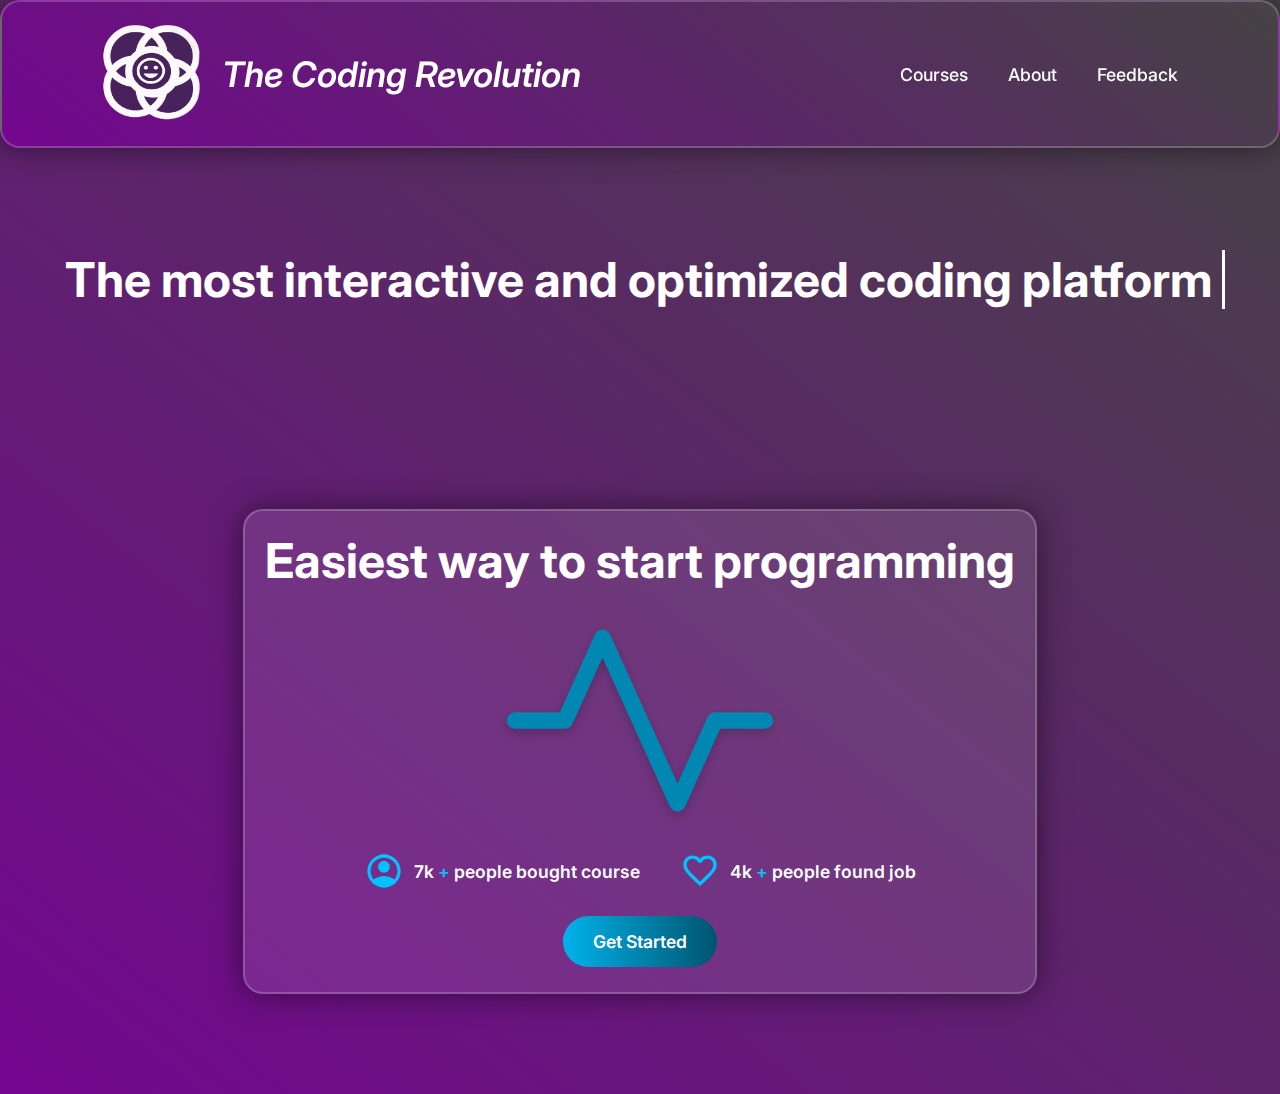
<file: index.html>
<!DOCTYPE html>
<html lang="en">
<head>
    <meta charset="UTF-8">
    <meta name="viewport" content="width=device-width, initial-scale=1.0">
    <title>The Coding Revolution</title>
    <link rel="stylesheet" href="./assets/styles/style.css">
</head>
<body>
    <header>
        <div class="header__logo">
            <a href="./index.html"><img src="./assets/img/logo.png" alt="Logo"></a>
            <h2 class="logo"><a href="./index.html" class="link">The Coding Revolution</a></h2>
        </div>
        <nav class="navigation">
            <a href="./courses.html">Courses</a>
            <a href="#">About</a>
            <a href="#">Feedback</a>
        </nav>
        <div class="burger-icon" onclick="toggleMenu()">
            <span></span>
            <span></span>
            <span></span>
        </div>
        <nav class="burger-menu">
            <a href="./courses.html">Courses</a>
            <a href="#">About</a>
            <a href="#">Feedback</a>
        </nav>
    </header> 

    <main class="main">
        
        <h1 class="my-box main-title typing">The most interactive and optimized coding platform</h1>

        <section class="main-content">
            <h2 class="main-title">Easiest way to start programming</h2>
            <img src="./assets/img/activity.svg" alt="Activity Icon" class="activity-image">
            <div class="stats">
                <div class="stat-item">
                    <img src="./assets/img/account_circle.svg" alt="Account Circle Icon" class="stat-icon">
                    <p class="stat-text">7k <span class="blue_plus">+</span> people bought course</p>
                </div>
                <div class="stat-item">
                    <img src="./assets/img/favorite.svg" alt="Favorite Icon" class="stat-icon">
                    <p class="stat-text">4k <span class="blue_plus">+</span> people found job</p>
                </div>
            </div>
            <div id="btn" class=""><a href="./courses.html" class="main-button link">Get Started</a></div>
        </section>
    </main>

    <script src="./assets/scripts/script.js" defer></script>
</body>
</html>
</file>
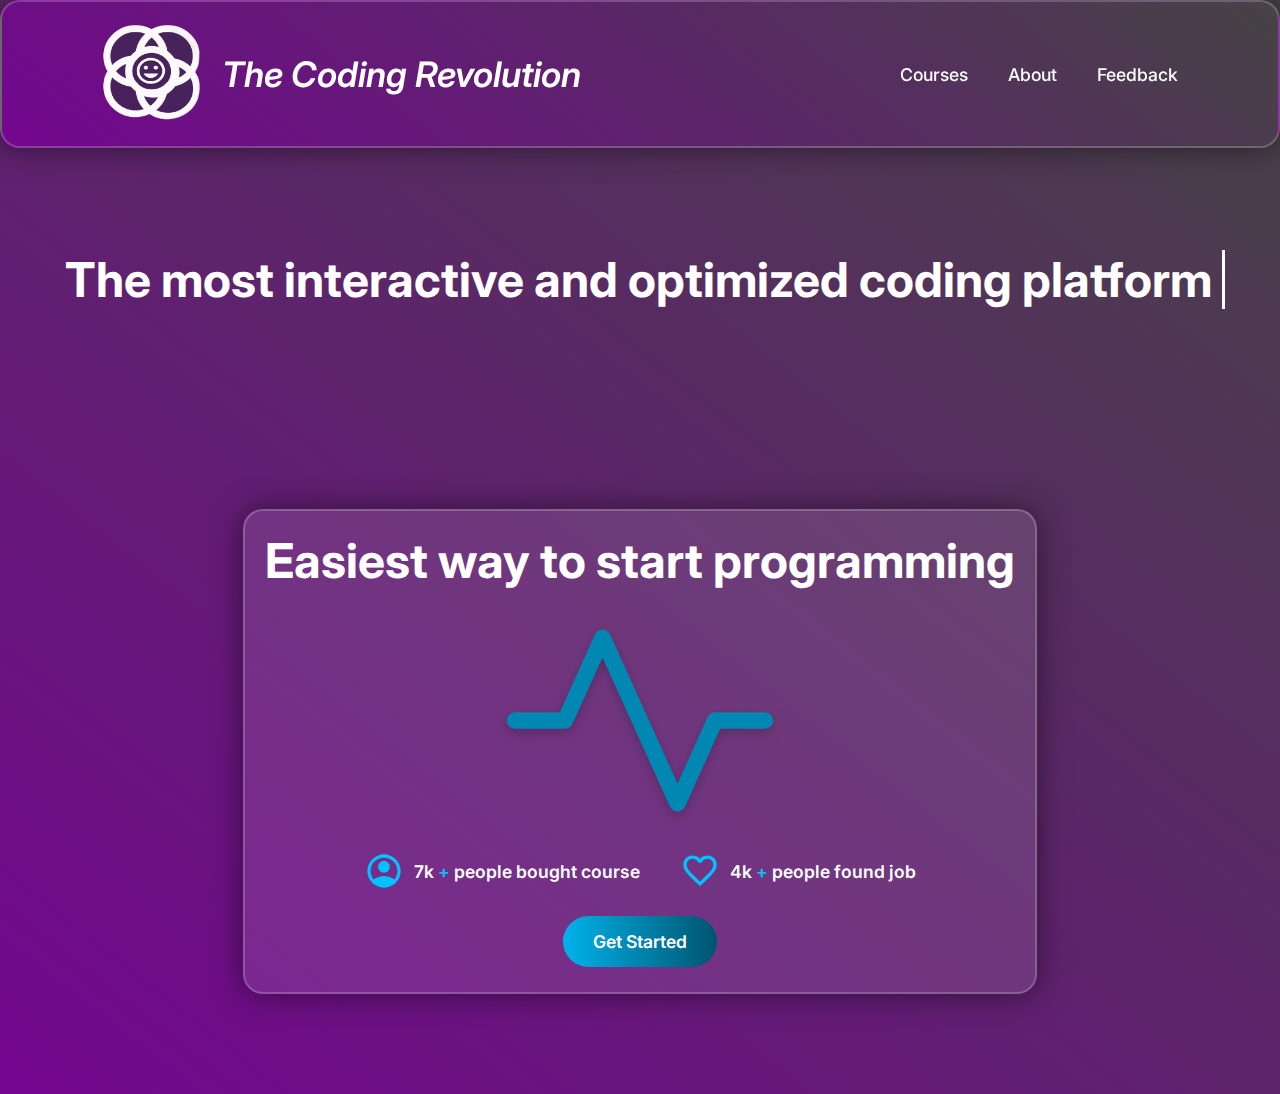
<file: source/index.html>
<!DOCTYPE html>
<html lang="en">
<head>
    <meta charset="UTF-8">
    <meta name="viewport" content="width=device-width, initial-scale=1.0">
    <title>The Coding Revolution</title>
    <link rel="stylesheet" href="./assets/styles/style.css">
</head>
<body>
    <header>
        <div class="header__logo">
            <a href="./index.html"><img src="./assets/img/logo.png" alt="Logo"></a>
            <h2 class="logo"><a href="./index.html" class="link">The Coding Revolution</a></h2>
        </div>
        <nav class="navigation">
            <a href="./courses.html">Courses</a>
            <a href="./about.html">About</a>
            <a href="./feedback.html">Feedback</a>
        </nav>
        <div class="burger-icon" onclick="toggleMenu()">
            <span></span>
            <span></span>
            <span></span>
        </div>
        <nav class="burger-menu">
            <a href="./courses.html">Courses</a>
            <a href="./about.html">About</a>
            <a href="./feedback.html">Feedback</a>
        </nav>
    </header> 

    <main class="main">
        
        <h1 class="my-box main-title typing">The most interactive and optimized coding platform</h1>

        <section class="main-content">
            <h2 class="main-title">Easiest way to start programming</h2>
            <img src="./assets/img/activity.svg" alt="Activity Icon" class="activity-image">
            <div class="stats">
                <div class="stat-item">
                    <img src="./assets/img/account_circle.svg" alt="Account Circle Icon" class="stat-icon">
                    <p class="stat-text">7k <span class="blue_plus">+</span> people bought course</p>
                </div>
                <div class="stat-item">
                    <img src="./assets/img/favorite.svg" alt="Favorite Icon" class="stat-icon">
                    <p class="stat-text">4k <span class="blue_plus">+</span> people found job</p>
                </div>
            </div>
            <div id="btn" class=""><a href="./courses.html" class="main-button link">Get Started</a></div>
        </section>
    </main>

    <script src="./assets/scripts/script.js" defer></script>
</body>
</html>
</file>
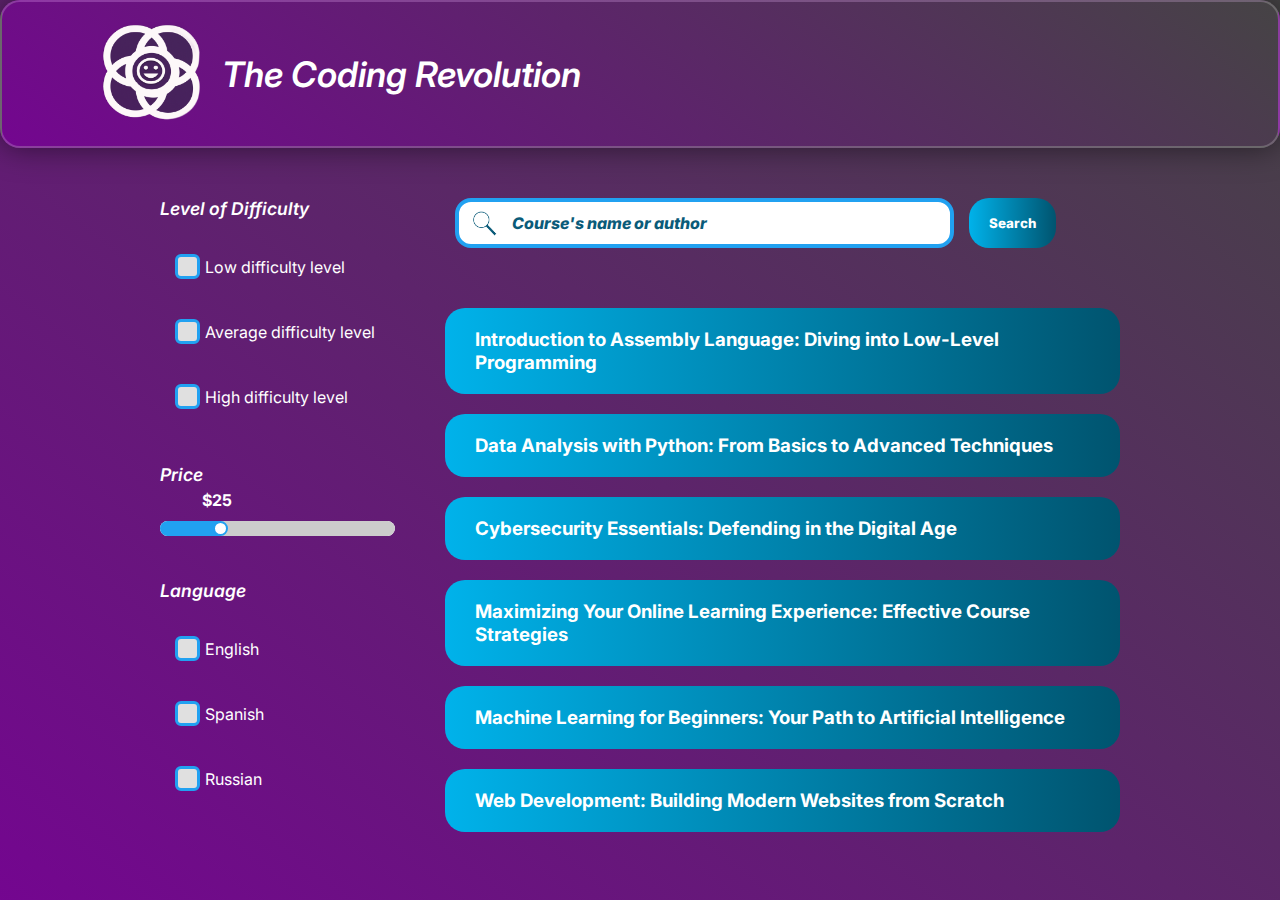
<file: courses.html>
<!DOCTYPE html>
<html lang="en">
<head>
    <meta charset="UTF-8">
    <meta name="viewport" content="width=device-width, initial-scale=1.0">
    <title>Courses</title>
    <link rel="stylesheet" href="./assets/styles/courses.css">
    <link rel="stylesheet" href="./assets/styles/responsive-courses.css">
</head>
<body>

    <header>
        <div class="header__logo">
            <a href="./index.html"><img src="./assets/img/logo.png" alt="Logo" width="100" height="100"></a>
            <h2 class="logo" id="text-logo"><a href="./index.html" class="link">The Coding Revolution</a></h2>
        </div>
        <div class="burger-menu" id="burgerMenu">
            <div class="menu-btn" id="menu-btn">
                <div>
                    <div></div>
                    <div></div>
                    <div></div>
                </div>
            </div>
        </div>
    </header>
    <div class="container">

        <main>
            <aside class="sidebar" id="sidebar">
                <div class="block-aside">
                    <h2>Level of Difficulty</h2>
                    <ul>
                        <li>
                            <input type="checkbox" id="low-difficulty">
                            <label for="low-difficulty">Low difficulty level</label>
                        </li>
                        <li>
                            <input type="checkbox" id="average-difficulty">
                            <label for="average-difficulty">Average difficulty level</label>
                        </li>
                        <li>
                            <input type="checkbox" id="high-difficulty">
                            <label for="high-difficulty">High difficulty level</label>
                        </li>
                    </ul>
                </div>

                <div class="block-aside">
                    <h2 id="price-text">Price</h2>
                    <div class="slider-container">
                        <div id="sliderValue" class="slider-value">$1400</div>
                        <input type="range" min="1" max="100" value="25" class="slider" id="mySlider">
                    </div>
                </div>

                <div class="block-aside">
                    <h2>Language</h2>
                    <ul>
                        <li>
                            <input type="checkbox" id="language-english">
                            <label for="language-english">English</label>
                        </li>
                        <li>
                            <input type="checkbox" id="language-spanish">
                            <label for="language-spanish">Spanish</label>
                        </li>
                        <li>
                            <input type="checkbox" id="language-russian">
                            <label for="language-russian">Russian</label>
                        </li>
                    </ul>
                </div>
            </aside>

            <div class="overlay" id="overlay"></div>

            <section class="main-section">
                <div class="search">
                    <div>
                        <img src="./assets/img/search.png" alt="Поиск" class="img-search">
                        <input type="text" placeholder="Course's name or author" class="search-input">
                    </div>
                    <button class="btn">Search</button>
                </div>

                <div class="block-courses">
                    <div><h3>Introduction to Assembly Language: Diving into Low-Level Programming</h3></div>
                    <div><h3>Data Analysis with Python: From Basics to Advanced Techniques</h3></div>
                    <div><h3>Cybersecurity Essentials: Defending in the Digital Age</h3></div>
                    <div><h3>Maximizing Your Online Learning Experience: Effective Course Strategies</h3></div>
                    <div><h3>Machine Learning for Beginners: Your Path to Artificial Intelligence</h3></div>
                    <div><h3>Web Development: Building Modern Websites from Scratch</h3></div>
                </div>
            </section>

        </main>

    </div>
    <script src="./assets/scripts/script-courses.js"></script> 
</body>
</html>
</file>
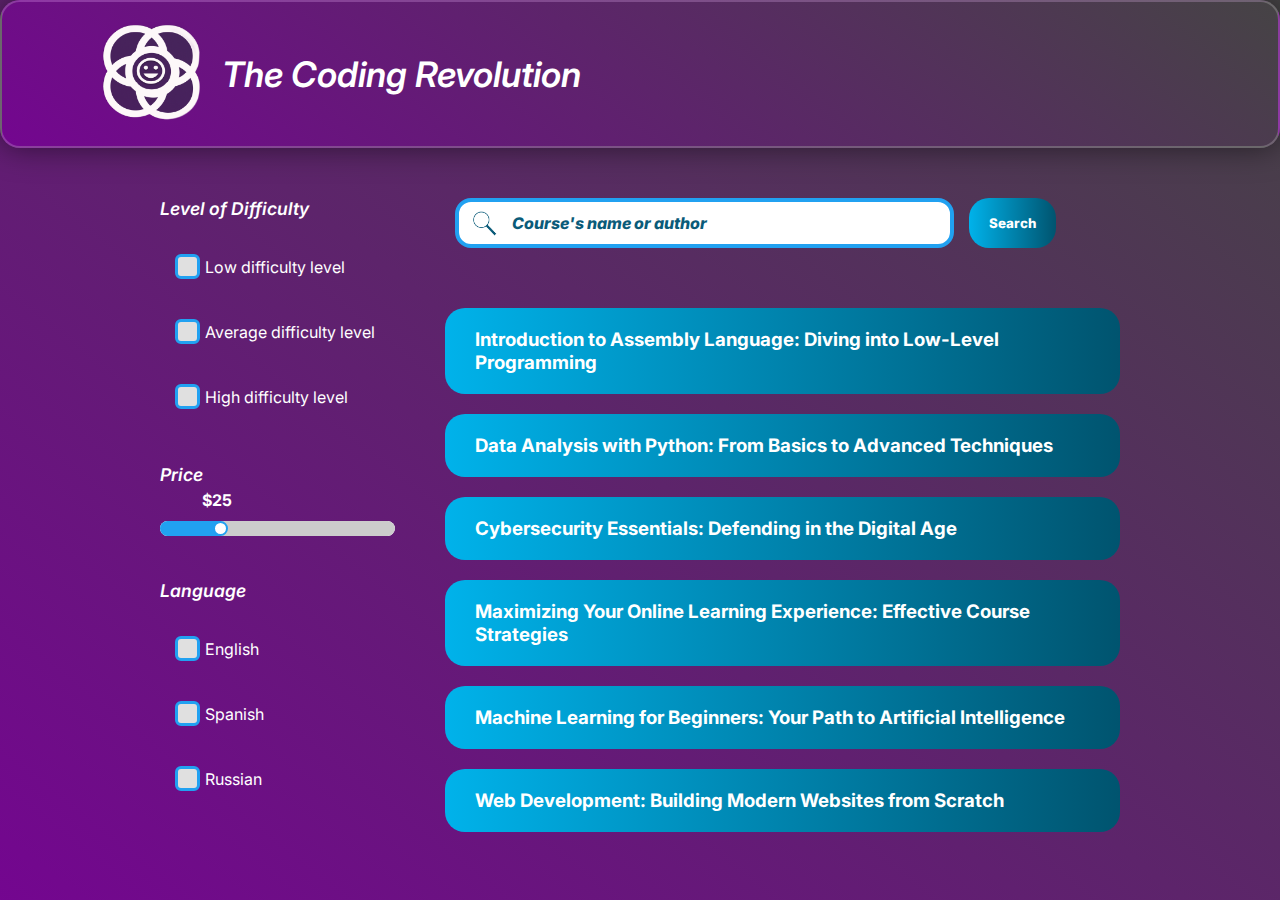
<file: source/courses.html>
<!DOCTYPE html>
<html lang="en">
<head>
    <meta charset="UTF-8">
    <meta name="viewport" content="width=device-width, initial-scale=1.0">
    <title>Courses</title>
    <link rel="stylesheet" href="./assets/styles/courses.css">
    <link rel="stylesheet" href="./assets/styles/responsive-courses.css">
</head>
<body>

    <header>
        <div class="header__logo">
            <a href="./index.html"><img src="./assets/img/logo.png" alt="Logo" width="100" height="100"></a>
            <h2 class="logo" id="text-logo"><a href="./index.html" class="link">The Coding Revolution</a></h2>
        </div>
        <div class="burger-menu" id="burgerMenu">
            <div class="menu-btn" id="menu-btn">
                <div>
                    <div></div>
                    <div></div>
                    <div></div>
                </div>
            </div>
        </div>
    </header>
    <div class="container">

        <main>
            <aside class="sidebar" id="sidebar">
                <div class="block-aside">
                    <h2>Level of Difficulty</h2>
                    <ul>
                        <li>
                            <input type="checkbox" id="low-difficulty">
                            <label for="low-difficulty">Low difficulty level</label>
                        </li>
                        <li>
                            <input type="checkbox" id="average-difficulty">
                            <label for="average-difficulty">Average difficulty level</label>
                        </li>
                        <li>
                            <input type="checkbox" id="high-difficulty">
                            <label for="high-difficulty">High difficulty level</label>
                        </li>
                    </ul>
                </div>

                <div class="block-aside">
                    <h2 id="price-text">Price</h2>
                    <div class="slider-container">
                        <div id="sliderValue" class="slider-value">$1400</div>
                        <input type="range" min="1" max="100" value="25" class="slider" id="mySlider">
                    </div>
                </div>

                <div class="block-aside">
                    <h2>Language</h2>
                    <ul>
                        <li>
                            <input type="checkbox" id="language-english">
                            <label for="language-english">English</label>
                        </li>
                        <li>
                            <input type="checkbox" id="language-spanish">
                            <label for="language-spanish">Spanish</label>
                        </li>
                        <li>
                            <input type="checkbox" id="language-russian">
                            <label for="language-russian">Russian</label>
                        </li>
                    </ul>
                </div>
            </aside>

            <div class="overlay" id="overlay"></div>

            <section class="main-section">
                <div class="search">
                    <div>
                        <img src="./assets/img/search.png" alt="Поиск" class="img-search">
                        <input type="text" placeholder="Course's name or author" class="search-input">
                    </div>
                    <button class="btn">Search</button>
                </div>

                <div class="block-courses">
                    <div><h3>Introduction to Assembly Language: Diving into Low-Level Programming</h3></div>
                    <div><h3>Data Analysis with Python: From Basics to Advanced Techniques</h3></div>
                    <div><h3>Cybersecurity Essentials: Defending in the Digital Age</h3></div>
                    <div><h3>Maximizing Your Online Learning Experience: Effective Course Strategies</h3></div>
                    <div><h3>Machine Learning for Beginners: Your Path to Artificial Intelligence</h3></div>
                    <div><h3>Web Development: Building Modern Websites from Scratch</h3></div>
                </div>
            </section>

        </main>

    </div>
    <script src="./assets/scripts/script-courses.js"></script> 
</body>
</html>
</file>
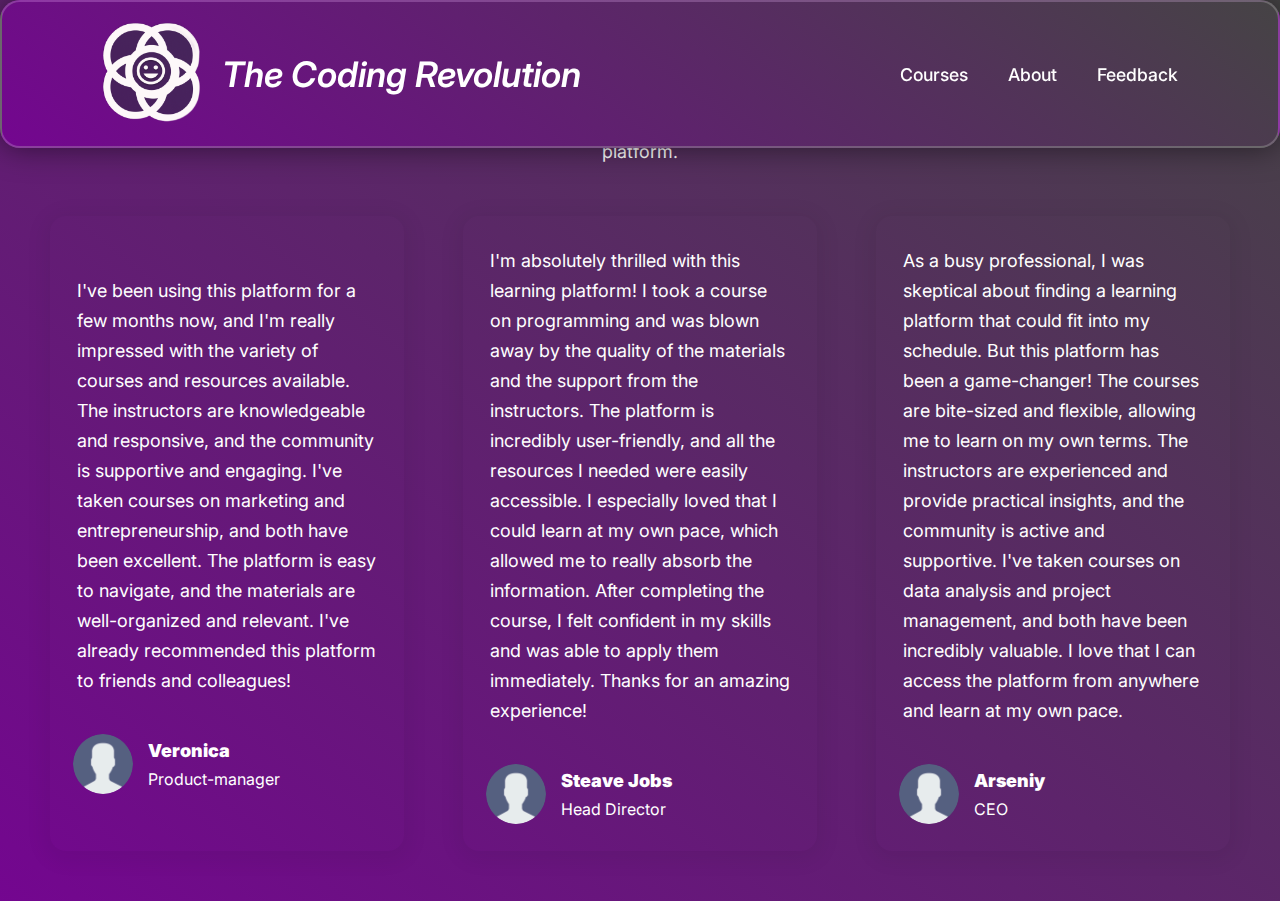
<file: source/feedback.html>
<!DOCTYPE html>
<html lang="en">
<head>
    <meta charset="UTF-8">
    <meta name="viewport" content="width=device-width, initial-scale=1.0">
    <title>Feedback</title>
    <link rel="stylesheet" href="./assets/styles/feedback.css">
    <link rel="stylesheet" href="./assets/styles/responsive-feedback.css">
    <link rel="stylesheet" href="./assets/styles/style.css">
</head>
<body>
    <header>
        <div class="header__logo">
            <a href="./index.html"><img src="./assets/img/logo.png" alt="Logo"></a>
            <h2 class="logo"><a href="./index.html" class="link">The Coding Revolution</a></h2>
        </div>
        <nav class="navigation">
            <a href="./courses.html">Courses</a>
            <a href="./about.html">About</a>
            <a href="./feedback.html">Feedback</a>
        </nav>
        <div class="burger-icon" onclick="toggleMenu()">
            <span></span>
            <span></span>
            <span></span>
        </div>
        <nav class="burger-menu">
            <a href="./courses.html">Courses</a>
            <a href="./about.html">About</a>
            <a href="./feedback.html">Feedback</a>
        </nav>
    </header> 
    <main>
        <div class="responsive-container-block big-container">
            <div class="responsive-container-block bg">
              <p class="text-blk title space">
                Testimonials
              </p>
              <p class="text-blk desc space space-modified">
                Discover what our learners are saying about their experience with our courses and platform.
              </p>
              <div class="responsive-container-block blocks">
                <div class="responsive-cell-block wk-desk-1 wk-tab-1 wk-mobile-1 wk-ipadp-1 content">
                  <p class="text-blk info-block">
                    I've been using this platform for a few months now, and I'm really impressed with the variety of courses and resources available. The instructors are knowledgeable and responsive, and the community is supportive and engaging. I've taken courses on marketing and entrepreneurship, and both have been excellent. The platform is easy to navigate, and the materials are well-organized and relevant. I've already recommended this platform to friends and colleagues!
                  <div class="responsive-container-block person">
                    <div class="responsive-cell-block wk-desk-6 wk-ipadp-6 wk-tab-12 wk-mobile-12 icon-block">
                      <img class="profile-img" src="./assets/img/review-ico.png" alt="User photo">
                    </div>
                    <div class="responsive-cell-block wk-desk-6 wk-ipadp-6 wk-tab-12 wk-mobile-12 text-block">
                      <p class="text-blk name">
                        Veronica
                      </p>
                      <p class="text-blk desig">
                        Product-manager
                      </p>
                    </div>
                  </div>
                </div>
                <div class="responsive-cell-block wk-desk-1 wk-tab-1 wk-mobile-1 wk-ipadp-1 content">
                  <p class="text-blk info-block">
                    I'm absolutely thrilled with this learning platform! I took a course on programming and was blown away by the quality of the materials and the support from the instructors. The platform is incredibly user-friendly, and all the resources I needed were easily accessible. I especially loved that I could learn at my own pace, which allowed me to really absorb the information. After completing the course, I felt confident in my skills and was able to apply them immediately. Thanks for an amazing experience!
                  </p>
                  <div class="responsive-container-block person">
                    <div class="responsive-cell-block wk-desk-6 wk-ipadp-6 wk-tab-12 wk-mobile-12 icon-block">
                      <img class="profile-img" src="./assets/img/review-ico.png" alt="User photo">
                    </div>
                    <div class="responsive-cell-block wk-desk-6 wk-ipadp-6 wk-tab-12 wk-mobile-12 text-block">
                      <p class="text-blk name">
                        Steave Jobs
                      </p>
                      <p class="text-blk desig">
                        Head Director
                      </p>
                    </div>
                  </div>
                </div>
                <div class="responsive-cell-block wk-desk-1 wk-tab-1 wk-mobile-1 wk-ipadp-1 content bottom">
                  <p class="text-blk info-block">
                    As a busy professional, I was skeptical about finding a learning platform that could fit into my schedule. But this platform has been a game-changer! The courses are bite-sized and flexible, allowing me to learn on my own terms. The instructors are experienced and provide practical insights, and the community is active and supportive. I've taken courses on data analysis and project management, and both have been incredibly valuable. I love that I can access the platform from anywhere and learn at my own pace.
                  </p>
                  <div class="responsive-container-block person">
                    <div class="responsive-cell-block wk-desk-6 wk-ipadp-6 wk-tab-12 wk-mobile-12 icon-block">
                      <img class="profile-img" src="./assets/img/review-ico.png" alt="User photo">
                    </div>
                    <div class="responsive-cell-block wk-desk-6 wk-ipadp-6 wk-tab-12 wk-mobile-12 text-block">
                      <p class="text-blk name">
                        Arseniy
                      </p>
                      <p class="text-blk desig">
                        CEO
                      </p>
                    </div>
                  </div>
                </div>
              </div>
            </div>
          </div>
    </main>
    <script src="./assets/scripts/script.js" defer></script>
</body>
</html>
</file>
<file: assets/styles/style.css>
/* Основные стили */
@import url('https://fonts.googleapis.com/css2?family=Inter:wght@400;500;700&display=swap');

* {
    margin: 0;
    padding: 0;
    box-sizing: border-box;
    font-family: "Inter", sans-serif;
    color: #fff;
}

body {
    display: flex;
    justify-content: center;
    align-items: center;
    min-height: 100vh;
    background: linear-gradient(38.32deg, #750492 -3.2%, #454444 101.33%),
    linear-gradient(157.84deg, rgba(51, 71, 255, 0.02) 4.59%, rgba(117, 4, 146, 0.14) 45.8%),
    linear-gradient(156.07deg, rgba(0, 0, 0, 0) 49.83%, rgba(0, 0, 0, 0.5) 92.21%),
    linear-gradient(141.59deg, rgba(0, 0, 0, 0) 30.18%, rgba(167, 197, 255, 0.06) 55.21%),
    linear-gradient(84.63deg, rgba(188, 130, 223, 0) -12.28%, rgba(0, 0, 0, 0.06) 74.46%),
    linear-gradient(138.59deg, rgba(0, 0, 0, 0.2) 68.02%, rgba(0, 0, 0, 0.2) 74.79%),
    linear-gradient(44.7deg, rgba(0, 163, 255, 0) 39.05%, rgba(189, 0, 255, 0.2) 107.15%) no-repeat;
}

header {
    position:fixed;
    top: 0;
    left: 0;
    width: 100%;
    padding: 20px 100px;
    display: flex;
    justify-content: space-between;
    align-items: center;
    z-index: 99;
    border: 2px solid rgb(255, 255, 255, 0.1);
    background: linear-gradient(38.32deg, #750492 -3.2%, #454444 101.33%),
    linear-gradient(157.84deg, rgba(51, 71, 255, 0.02) 4.59%, rgba(117, 4, 146, 0.14) 45.8%),
    linear-gradient(156.07deg, rgba(0, 0, 0, 0) 49.83%, rgba(0, 0, 0, 0.5) 92.21%),
    linear-gradient(141.59deg, rgba(0, 0, 0, 0) 30.18%, rgba(167, 197, 255, 0.06) 55.21%),
    linear-gradient(84.63deg, rgba(188, 130, 223, 0) -12.28%, rgba(0, 0, 0, 0.06) 74.46%),
    linear-gradient(138.59deg, rgba(0, 0, 0, 0.2) 68.02%, rgba(0, 0, 0, 0.2) 74.79%),
    linear-gradient(44.7deg, rgba(0, 163, 255, 0) 39.05%, rgba(189, 0, 255, 0.2) 107.15%);
    border: 2px solid rgba(255,255,255, .2);
    border-radius: 20px;
    box-shadow: 0 0 30px rgb(0, 0, 0, 0.5);
}

.header__logo {
    display: flex;
    align-items: center;
    gap: 20px;
}

.logo {
    font-size: 2em;
    color: #fff;
    user-select: none;
}

.navigation {
    display: flex;
    gap: 0 20px;
}

.navigation a {
    position: relative;
    font-size: 1.1em;
    color: #fff;
    text-decoration: none;
    font-weight: 500;
    margin-left: 20px;
}

.navigation a::after {
    content: '';
    position: absolute;
    left: 0;
    bottom: -6px;
    width: 100%;
    height: 3px;
    background: #fff;
    border-radius: 5px;
    transform-origin: right;
    transform: scaleX(0);
    transition: transform 0.5s;
}

.navigation a:hover::after {
    transform-origin: left;
    transform: scaleX(1);
}

.main {
    display: flex;
    align-items: center;
    padding-top: 150px;
    width: 100%;
    min-height: 100vh;
    flex-direction: column;
}

.main-content {
    background: transparent;
    background-color: rgb(255,255, 255, 0.1);
    border: 2px solid rgba(255,255,255, .2);
    border-radius: 20px;
    box-shadow: 0 0 30px rgb(0, 0, 0, 0.5);
    text-align: center;
    color: #ffffff;
    max-width: 800px;
    padding: 20px;
    margin: 0 20px;
    margin-bottom: 100px;
}

.main-title {
    font-size: 3rem;
    font-weight: bold;
    margin-bottom: 20px;
}

.stats {
    display: flex;
    justify-content: center;
    gap: 40px;
    margin-bottom: 20px;
}

.stat-item {
    display: flex;
    align-items: center;
    gap: 10px;
}

.stat-icon {
    width: 40px;
    height: 40px;
    color: #61dafb;
}

.stat-text {
    font-size: 1.1rem;
    font-weight: 600;
}

.main-button {
    padding: 15px 30px;
    font-size: 1.2rem;
    color: #ffffff;
    background: linear-gradient(90deg, #00C2FF -16.68%, #00546F 100%);
    border: none;
    border-radius: 30px;
    cursor: pointer;
    transition: background-color 0.3s ease;
}

.main-button:hover {
    background: linear-gradient(90deg, #00c3ffb7 -16.68%, #00546F 100%);
}

.burger-icon {
    display: none;
    flex-direction: column;
    gap: 5px;
    cursor: pointer;
    margin-left: 40px;
}

.burger-icon span {
    width: 30px;
    height: 3px;
    background-color: #fff;
    transition: 0.3s;
}

.burger-menu {
    display: none;
    flex-direction: column;
    position: fixed;
    top: 70px;
    right: 20px;
    background: rgba(0, 0, 0, 0.9);
    padding: 20px;
    border-radius: 8px;
    z-index: 100;
    transform: scale(0);
    transform-origin: top right;
    transition: transform 0.3s ease;
}

.burger-menu.show {
    display: flex;
    transform: scale(1);
}

.burger-menu a {
    color: #fff;
    text-decoration: none;
    font-size: 1.2em;
    font-weight: 500;
    margin: 10px 0;
    text-align: center;
}

@media (max-width: 768px) {
    header {
        padding: 20px 30px;
        flex-direction: row;
        justify-content: space-between;
    }

    .navigation {
        display: none;
    }

    .burger-icon {
        display: flex;
    }

    .burger-menu {
        display: none;
    }

    .burger-menu.show {
        display: flex;
    }
}

.activity-image {
    width: 300px;
    image-rendering: pixelated;
    display: block;
    margin: 20px auto;
    max-width: 80%;
    height: auto;
    filter: drop-shadow(0px 4px 6px rgba(0, 0, 0, 0.2));
}

.main > h1 {
    margin: 0 20px;
    margin-top: 100px;
    margin-bottom: 200px;
}

.typing {
    overflow: hidden;
    border-right: 3px solid;
    animation: typing 5s steps(40, end) reverse, blinking 0.75s step-end infinite;
    white-space: normal;
    max-width: 100%;
    text-align: center;
    margin: 0 auto;
    padding: 0 10px;
}

@keyframes typing {
    from {
        max-width: 100%;
    }
    to {
        max-width: 0;
    }
}

@keyframes blinking {
    0%, 100% {
        border-color: transparent;
    }
    50% {
        border-color: white;
    }
}

@media (max-width: 1024px) {
    .typing {
        font-size: 3rem;
        animation: typing 4s steps(35, end) reverse, blinking 0.75s step-end infinite;
    }
}

@media (max-width: 768px) {
    .typing {
        font-size: 2.5rem;
        animation: typing 3.5s steps(30, end) reverse, blinking 0.75s step-end infinite;
    }
    .burger-menu.show {
        margin-top: 20px; 
    }
}

@media (max-width: 480px) {
    .typing {
        font-size: 2.5rem;
        animation: typing 3s steps(25, end) reverse, blinking 0.75s step-end infinite;
    }
    .burger-menu.show {
        margin-top: 20px; 
    }
}

@media (max-width: 420px) {
    .burger-icon {
        margin: 0;
        margin-left: 15px;
    }
    .burger-menu.show {
        margin-top: 20px; 
    }
}

@media (max-width: 390px) {
    .burger-icon {
        margin: 0;
    }
    .burger-menu.show {
        margin-top: 20px; 
    }
}

.main > h1 {
    transition: opacity 0.3s ease;
}

.main > h1.hidden {
    opacity: 0;
    pointer-events: none;
}

.header__logo {
    transition: opacity 1.0s ease;
}

.header__logo > a > img {
    width: 100px;
    height: 100px;
}

.logo {
    transition: opacity 0.3s ease;
}

.link {
    font-size: 1.1em;
    color: #fff;
    text-decoration: none;
    font-style: italic;
}

.my-box {
    display: flex;
    flex-wrap: wrap;
}

a.link {
    font-weight: 600;
    font-style: normal;
}

.blue_plus {
    color: #00C2FF;
}

section.main-content > a {
    margin: 50px 0;
}

div.header__logo > h2 > a {
    font-style: italic;
}

@media (max-width: 370px) {
    h2 {
        display: none;
    }
}

#btn {
    margin-top: 40px;
    margin-bottom: 20px;
}
</file>
<file: source/assets/styles/style.css>
/* Основные стили */
@import url('https://fonts.googleapis.com/css2?family=Inter:wght@400;500;700&display=swap');

* {
    margin: 0;
    padding: 0;
    box-sizing: border-box;
    font-family: "Inter", sans-serif;
    color: #fff;
}

body {
    display: flex;
    justify-content: center;
    align-items: center;
    min-height: 100vh;
    background: linear-gradient(38.32deg, #750492 -3.2%, #454444 101.33%),
    linear-gradient(157.84deg, rgba(51, 71, 255, 0.02) 4.59%, rgba(117, 4, 146, 0.14) 45.8%),
    linear-gradient(156.07deg, rgba(0, 0, 0, 0) 49.83%, rgba(0, 0, 0, 0.5) 92.21%),
    linear-gradient(141.59deg, rgba(0, 0, 0, 0) 30.18%, rgba(167, 197, 255, 0.06) 55.21%),
    linear-gradient(84.63deg, rgba(188, 130, 223, 0) -12.28%, rgba(0, 0, 0, 0.06) 74.46%),
    linear-gradient(138.59deg, rgba(0, 0, 0, 0.2) 68.02%, rgba(0, 0, 0, 0.2) 74.79%),
    linear-gradient(44.7deg, rgba(0, 163, 255, 0) 39.05%, rgba(189, 0, 255, 0.2) 107.15%) no-repeat;
}

header {
    position:fixed;
    top: 0;
    left: 0;
    width: 100%;
    padding: 20px 100px;
    display: flex;
    justify-content: space-between;
    align-items: center;
    z-index: 99;
    border: 2px solid rgb(255, 255, 255, 0.1);
    background: linear-gradient(38.32deg, #750492 -3.2%, #454444 101.33%),
    linear-gradient(157.84deg, rgba(51, 71, 255, 0.02) 4.59%, rgba(117, 4, 146, 0.14) 45.8%),
    linear-gradient(156.07deg, rgba(0, 0, 0, 0) 49.83%, rgba(0, 0, 0, 0.5) 92.21%),
    linear-gradient(141.59deg, rgba(0, 0, 0, 0) 30.18%, rgba(167, 197, 255, 0.06) 55.21%),
    linear-gradient(84.63deg, rgba(188, 130, 223, 0) -12.28%, rgba(0, 0, 0, 0.06) 74.46%),
    linear-gradient(138.59deg, rgba(0, 0, 0, 0.2) 68.02%, rgba(0, 0, 0, 0.2) 74.79%),
    linear-gradient(44.7deg, rgba(0, 163, 255, 0) 39.05%, rgba(189, 0, 255, 0.2) 107.15%);
    border: 2px solid rgba(255,255,255, .2);
    border-radius: 20px;
    box-shadow: 0 0 30px rgb(0, 0, 0, 0.5);
}

.header__logo {
    display: flex;
    align-items: center;
    gap: 20px;
}

.logo {
    font-size: 2em;
    color: #fff;
    user-select: none;
}

.navigation {
    display: flex;
    gap: 0 20px;
}

.navigation a {
    position: relative;
    font-size: 1.1em;
    color: #fff;
    text-decoration: none;
    font-weight: 500;
    margin-left: 20px;
}

.navigation a::after {
    content: '';
    position: absolute;
    left: 0;
    bottom: -6px;
    width: 100%;
    height: 3px;
    background: #fff;
    border-radius: 5px;
    transform-origin: right;
    transform: scaleX(0);
    transition: transform 0.5s;
}

.navigation a:hover::after {
    transform-origin: left;
    transform: scaleX(1);
}

.main {
    display: flex;
    align-items: center;
    padding-top: 150px;
    width: 100%;
    min-height: 100vh;
    flex-direction: column;
}

.main-content {
    background: transparent;
    background-color: rgb(255,255, 255, 0.1);
    border: 2px solid rgba(255,255,255, .2);
    border-radius: 20px;
    box-shadow: 0 0 30px rgb(0, 0, 0, 0.5);
    text-align: center;
    color: #ffffff;
    max-width: 800px;
    padding: 20px;
    margin: 0 20px;
    margin-bottom: 100px;
}

.main-title {
    font-size: 3rem;
    font-weight: bold;
    margin-bottom: 20px;
}

.stats {
    display: flex;
    justify-content: center;
    gap: 40px;
    margin-bottom: 20px;
}

.stat-item {
    display: flex;
    align-items: center;
    gap: 10px;
}

.stat-icon {
    width: 40px;
    height: 40px;
    color: #61dafb;
}

.stat-text {
    font-size: 1.1rem;
    font-weight: 600;
}

.main-button {
    padding: 15px 30px;
    font-size: 1.2rem;
    color: #ffffff;
    background: linear-gradient(90deg, #00C2FF -16.68%, #00546F 100%);
    border: none;
    border-radius: 30px;
    cursor: pointer;
    transition: background-color 0.3s ease;
}

.main-button:hover {
    background: linear-gradient(90deg, #00c3ffb7 -16.68%, #00546F 100%);
}

.burger-icon {
    display: none;
    flex-direction: column;
    gap: 5px;
    cursor: pointer;
    margin-left: 40px;
}

.burger-icon span {
    width: 30px;
    height: 3px;
    background-color: #fff;
    transition: 0.3s;
}

.burger-menu {
    display: none;
    flex-direction: column;
    position: fixed;
    top: 70px;
    right: 20px;
    background: rgba(0, 0, 0, 0.9);
    padding: 20px;
    border-radius: 8px;
    z-index: 100;
    transform: scale(0);
    transform-origin: top right;
    transition: transform 0.3s ease;
}

.burger-menu.show {
    display: flex;
    transform: scale(1);
}

.burger-menu a {
    color: #fff;
    text-decoration: none;
    font-size: 1.2em;
    font-weight: 500;
    margin: 10px 0;
    text-align: center;
}

@media (max-width: 768px) {
    header {
        padding: 20px 30px;
        flex-direction: row;
        justify-content: space-between;
    }

    .navigation {
        display: none;
    }

    .burger-icon {
        display: flex;
    }

    .burger-menu {
        display: none;
    }

    .burger-menu.show {
        display: flex;
    }
}

.activity-image {
    width: 300px;
    image-rendering: pixelated;
    display: block;
    margin: 20px auto;
    max-width: 80%;
    height: auto;
    filter: drop-shadow(0px 4px 6px rgba(0, 0, 0, 0.2));
}

.main > h1 {
    margin: 0 20px;
    margin-top: 100px;
    margin-bottom: 200px;
}

.typing {
    overflow: hidden;
    border-right: 3px solid;
    animation: typing 5s steps(40, end) reverse, blinking 0.75s step-end infinite;
    white-space: normal;
    max-width: 100%;
    text-align: center;
    margin: 0 auto;
    padding: 0 10px;
}

@keyframes typing {
    from {
        max-width: 100%;
    }
    to {
        max-width: 0;
    }
}

@keyframes blinking {
    0%, 100% {
        border-color: transparent;
    }
    50% {
        border-color: white;
    }
}

@media (max-width: 1024px) {
    .typing {
        font-size: 3rem;
        animation: typing 4s steps(35, end) reverse, blinking 0.75s step-end infinite;
    }
}

@media (max-width: 768px) {
    .typing {
        font-size: 2.5rem;
        animation: typing 3.5s steps(30, end) reverse, blinking 0.75s step-end infinite;
    }
    .burger-menu.show {
        margin-top: 20px; 
    }
}

@media (max-width: 480px) {
    .typing {
        font-size: 2.5rem;
        animation: typing 3s steps(25, end) reverse, blinking 0.75s step-end infinite;
    }
    .burger-menu.show {
        margin-top: 20px; 
    }
}

@media (max-width: 420px) {
    .burger-icon {
        margin: 0;
        margin-left: 15px;
    }
    .burger-menu.show {
        margin-top: 20px; 
    }
}

@media (max-width: 390px) {
    .burger-icon {
        margin: 0;
    }
    .burger-menu.show {
        margin-top: 20px; 
    }
}

.main > h1 {
    transition: opacity 0.3s ease;
}

.main > h1.hidden {
    opacity: 0;
    pointer-events: none;
}

.header__logo {
    transition: opacity 1.0s ease;
}

.header__logo > a > img {
    width: 100px;
    height: 100px;
}

.logo {
    transition: opacity 0.3s ease;
}

.link {
    font-size: 1.1em;
    color: #fff;
    text-decoration: none;
    font-style: italic;
}

.my-box {
    display: flex;
    flex-wrap: wrap;
}

a.link {
    font-weight: 600;
    font-style: normal;
}

.blue_plus {
    color: #00C2FF;
}

section.main-content > a {
    margin: 50px 0;
}

div.header__logo > h2 > a {
    font-style: italic;
}

@media (max-width: 370px) {
    h2 {
        display: none;
    }
}

#btn {
    margin-top: 40px;
    margin-bottom: 20px;
}
</file>
<file: assets/styles/courses.css>
@import url('https://fonts.googleapis.com/css2?family=Inter:ital,opsz,wght@0,14..32,100..900;1,14..32,100..900&display=swap');

html,body{
    min-height: 100vh;
}
:root{
    --blue:#21a1f1;
}

body {
    
    background: linear-gradient(38.32deg, #750492 -3.2%, #454444 101.33%),
    linear-gradient(157.84deg, rgba(51, 71, 255, 0.02) 4.59%, rgba(117, 4, 146, 0.14) 45.8%),
    linear-gradient(156.07deg, rgba(0, 0, 0, 0) 49.83%, rgba(0, 0, 0, 0.5) 92.21%),
    linear-gradient(141.59deg, rgba(0, 0, 0, 0) 30.18%, rgba(167, 197, 255, 0.06) 55.21%),
    linear-gradient(84.63deg, rgba(188, 130, 223, 0) -12.28%, rgba(0, 0, 0, 0.06) 74.46%),
    linear-gradient(138.59deg, rgba(0, 0, 0, 0.2) 68.02%, rgba(0, 0, 0, 0.2) 74.79%),
    linear-gradient(44.7deg, rgba(0, 163, 255, 0) 39.05%, rgba(189, 0, 255, 0.2) 107.15%);

}
* {
    margin: 0;
    padding: 0;
    box-sizing: border-box;
    font-family: "Inter", sans-serif;
}
.container{
    padding: 20px 100px;
    width: 87vw;
    margin:0 auto;
    max-width: 1920px;
}

header {
    padding: 20px 20px;
    display: flex;
    justify-content: flex-start;
    align-items: center;
    background: linear-gradient(38.32deg, #750492 -3.2%, #454444 101.33%),
    linear-gradient(157.84deg, rgba(51, 71, 255, 0.02) 4.59%, rgba(117, 4, 146, 0.14) 45.8%),
    linear-gradient(156.07deg, rgba(0, 0, 0, 0) 49.83%, rgba(0, 0, 0, 0.5) 92.21%),
    linear-gradient(141.59deg, rgba(0, 0, 0, 0) 30.18%, rgba(167, 197, 255, 0.06) 55.21%),
    linear-gradient(84.63deg, rgba(188, 130, 223, 0) -12.28%, rgba(0, 0, 0, 0.06) 74.46%),
    linear-gradient(138.59deg, rgba(0, 0, 0, 0.2) 68.02%, rgba(0, 0, 0, 0.2) 74.79%),
    linear-gradient(44.7deg, rgba(0, 163, 255, 0) 39.05%, rgba(189, 0, 255, 0.2) 107.15%);
    border: 2px solid rgba(255,255,255, .2);
    border-radius: 20px;
    box-shadow: 0 0 30px rgb(0, 0, 0, 0.5);
}
body {
    font-family: Arial, sans-serif;
}

.slider-container {
    width: 100%;
    position: relative;
}

.slider-value {
    position: absolute;
    top: -30px;
    left: 0;
    font-weight: bold;
    color: white;
    transform: translateX(-50%);
}

#price-text{
    margin-bottom:15px;
}
input[type="checkbox"] {
    -webkit-appearance: none; 
    -moz-appearance: none;   
    appearance: none;
    background-color: transparent; 
    border: none;          
    padding: 0;                
    margin: 0;
    outline: none;             
    cursor: pointer;
  }
  
  input[type="checkbox"] {
    width:25px;
    height: 25px;
    color:black;
    background-color: #e0e0e0;
    border:3px solid var(--blue);
    border-radius: 6px;
    display: inline-block;
    position: relative;
  }

  
  input[type="checkbox"]:checked {
    background-color: var(--blue); 
  }
  
  input[type="checkbox"]:checked::before {
    content: "✓";
    color: white;
    font-size: 16px;
    position: absolute;
    left: 4px;
    top: -2px;
    display: inline-block;
  }
  input[type="range"] {
    -webkit-appearance: none;
    appearance: none; 
    width: 100%;
    cursor: pointer;
    outline: none;
    overflow: hidden;
    border-radius: 16px;
  }
  
  input[type="range"]::-webkit-slider-runnable-track {
    height: 15px;
    background: #ccc;
    border-radius: 16px;
  }
  
  input[type="range"]::-moz-range-track {
    height: 15px;
    background: #ccc;
    border-radius: 16px;
  }
  
  input[type="range"]::-webkit-slider-thumb {
    -webkit-appearance: none;
    appearance: none; 
    height: 15px;
    width: 15px;
    background-color: #fff;
    border-radius: 50%;
    border: 2px solid var(--blue);
    box-shadow: -407px 0 0 400px var(--blue);
  }
  
  
  input[type="range"]::-moz-range-thumb {
    height: 15px;
    width: 15px;
    background-color: #fff;
    border-radius: 50%;
    border: 1px solid var(--blue);
    box-shadow: -407px 0 0 400px var(--blue);
  }
  
  body {
    font-family: system-ui;
  }
  
  h1 {
    color: #4b4949; 
    text-align: center;
  }
  
  .wrapper {
    color: #4b4949; 
    background: #f50;
    max-width: 400px;
    width: 100%;
    height: 300px;
    display: flex;
    justify-content: center;
    align-items: center;
    margin: 0 auto;
  }
  
  .range {
    display: flex;
    align-items: center;
    max-width: 500px;
    height: 4rem;
    width: 80%;
    background: #fff;
    padding: 0px 10px;
  }
  
  .menu-btn {
    font-size: 70px;
    cursor: pointer;
    color:white;
}

.sidebar {
    
    position: fixed;
    left: -250px;
    top: 0;
    width: 250px;
    height: 100%;
    background-color: #333;
    transition: left 0.3s ease;
}

.sidebar ul {
    list-style-type: none;
    padding: 0;
    display: block;
}

.sidebar ul li {
    padding: 15px;

}

.sidebar ul li a {
    color: white;
    text-decoration: none;
}

.overlay {
    display: none; 
    position: fixed;
    top: 0;
    left: 249px;
    width: 100%;
    height: 100%;
}
.logo {
    font-size: 2em;
    color: #fff;
    user-select: none;
}

.header__logo {
    display: flex;
    align-items: center;
    gap: 20px;
}

main{
    display:flex;
    justify-content: space-between;
    gap:50px;
    margin-top: 50px;
}
aside{
    display:flex;
    flex-direction: column;
    gap:40px;
}
p{
    font-weight: bold;
    font-size:14px;
    font-style: italic;
}
h2{
    font-style: italic;
    font-weight: 600;
    font-size: 1.1em;
}

.block-aside{
    color:white;
    display:flex;
    flex-direction: column;
    gap:20px;
}
.block-aside > ul{
    display:flex;
    flex-direction: column;
    gap:10px;
}
.block-aside > ul>li{
    display:flex;
    align-items: center;
}
aside>div>ul>li{
    display:flex;
    gap:5px;
}
.search{
    display:flex;
    gap:15px;
    height:50px;
    
}

.search>div{
    display:flex;
    align-items: center;
    gap:7px;
    padding:5px;
    border-radius: 16px;
    border:4px solid var(--blue);
    background-color: white;
    width:75%;
}
.search>div>img{
    height:25px;
}
.search>div>input{
    border:none;
    height:100%;
    width:100%;
    font-size: 16px;
    font-weight: bold;
    font-style: italic;
}
.search>div>input::placeholder{
    color: #0a5b79;
    font-weight: 800;
}
.search>button{
    color:white;
    border-radius: 20px;
    border:none;
    padding:12px 20px;
    background-color: #21a1f1;
    background: linear-gradient(90deg, #00C2FF -16.68%, #00546F 100%);
}
.block-courses{
    display:flex;
    flex-direction: column;
    gap:20px;
}
.block-courses>div{
    padding:20px;
    padding-left:30px;
    border-radius: 20px;
    background-color: #21a1f1;
    background: linear-gradient(90deg, #00C2FF -16.68%, #00546F 100%);
    color:white;


}
.input-checkbox{
    cursor: pointer;
}
.main-section{
    display:flex;
    flex-direction: column;
    gap:60px;
    width:75%
}

.img-search {
    margin-left: 7px;
    margin-right: 7px;
}

.search-input {
    outline: none !important;
}

.btn {
    font-weight: 800;
    
}
.btn:hover{
    cursor: pointer;
    background: linear-gradient(90deg, #008ab4 -16.68%, #003547 100%);
}
div.menu-btn > div > div {
    width: 30px;
    height: 3px;
    background-color: white;
}
div.menu-btn > div{
    display:flex;
    flex-direction: column;
    gap:5px;
}

.link {
    font-size: 1.1em;
    color: #fff;
    text-decoration: none;
    font-style: italic !important;
}

a.link {
    font-weight: 600;
    font-style: normal;
}

div.header__logo > a > img {
    margin-left: 80px;
}

.block-courses > div:hover {
    cursor: pointer;
    background: linear-gradient(90deg, #008ab4 -16.68%, #003547 100%);
}
</file>
<file: assets/styles/responsive-courses.css>
@media (min-width:812px){
    main{
        justify-content: space-between;
    }
    .search{
        justify-content: flex-start;
        margin-left: 10px;
        
    }
    .container{
        width:75%;
        padding:0;
    }
    header{
        justify-content: flex-start;
    }
    .menu-btn {
        display: none;
    }
    .sidebar {
        position: inherit;
        width: 250px;
        height: 100%;
        background-color: transparent;
        transition: none;
    }
   
}
@media (max-width:811px){
    header{
        justify-content: space-between;
    }
    main{
        justify-content: left;
    }
    .container{
        width:100%;
        padding:0;
    }
    .main-section,.search{
        width:100%;
    }
    .search>div{
        width:100%;
    }
    .menu-btn {
        display: block;
    }
    
    .sidebar {
        display:flex;
        padding:10px 15px; 
    }
    main {
        margin: 0 20px;
    }
    header {
        margin-bottom: 50px;
    }
    div.menu-btn > div {
        margin-left: 15px;
    }
    div.header__logo > a > img {
        margin: 0;
    }
    
    
    
}
@media (max-width:400px){
    #text-logo{
        display:none;
    }
}
</file>
<file: source/assets/styles/courses.css>
@import url('https://fonts.googleapis.com/css2?family=Inter:ital,opsz,wght@0,14..32,100..900;1,14..32,100..900&display=swap');

html,body{
    min-height: 100vh;
}
:root{
    --blue:#21a1f1;
}

body {
    
    background: linear-gradient(38.32deg, #750492 -3.2%, #454444 101.33%),
    linear-gradient(157.84deg, rgba(51, 71, 255, 0.02) 4.59%, rgba(117, 4, 146, 0.14) 45.8%),
    linear-gradient(156.07deg, rgba(0, 0, 0, 0) 49.83%, rgba(0, 0, 0, 0.5) 92.21%),
    linear-gradient(141.59deg, rgba(0, 0, 0, 0) 30.18%, rgba(167, 197, 255, 0.06) 55.21%),
    linear-gradient(84.63deg, rgba(188, 130, 223, 0) -12.28%, rgba(0, 0, 0, 0.06) 74.46%),
    linear-gradient(138.59deg, rgba(0, 0, 0, 0.2) 68.02%, rgba(0, 0, 0, 0.2) 74.79%),
    linear-gradient(44.7deg, rgba(0, 163, 255, 0) 39.05%, rgba(189, 0, 255, 0.2) 107.15%);

}
* {
    margin: 0;
    padding: 0;
    box-sizing: border-box;
    font-family: "Inter", sans-serif;
}
.container{
    padding: 20px 100px;
    width: 87vw;
    margin:0 auto;
    max-width: 1920px;
}

header {
    padding: 20px 20px;
    display: flex;
    justify-content: flex-start;
    align-items: center;
    background: linear-gradient(38.32deg, #750492 -3.2%, #454444 101.33%),
    linear-gradient(157.84deg, rgba(51, 71, 255, 0.02) 4.59%, rgba(117, 4, 146, 0.14) 45.8%),
    linear-gradient(156.07deg, rgba(0, 0, 0, 0) 49.83%, rgba(0, 0, 0, 0.5) 92.21%),
    linear-gradient(141.59deg, rgba(0, 0, 0, 0) 30.18%, rgba(167, 197, 255, 0.06) 55.21%),
    linear-gradient(84.63deg, rgba(188, 130, 223, 0) -12.28%, rgba(0, 0, 0, 0.06) 74.46%),
    linear-gradient(138.59deg, rgba(0, 0, 0, 0.2) 68.02%, rgba(0, 0, 0, 0.2) 74.79%),
    linear-gradient(44.7deg, rgba(0, 163, 255, 0) 39.05%, rgba(189, 0, 255, 0.2) 107.15%);
    border: 2px solid rgba(255,255,255, .2);
    border-radius: 20px;
    box-shadow: 0 0 30px rgb(0, 0, 0, 0.5);
}
body {
    font-family: Arial, sans-serif;
}

.slider-container {
    width: 100%;
    position: relative;
}

.slider-value {
    position: absolute;
    top: -30px;
    left: 0;
    font-weight: bold;
    color: white;
    transform: translateX(-50%);
}

#price-text{
    margin-bottom:15px;
}
input[type="checkbox"] {
    -webkit-appearance: none; 
    -moz-appearance: none;   
    appearance: none;
    background-color: transparent; 
    border: none;          
    padding: 0;                
    margin: 0;
    outline: none;             
    cursor: pointer;
  }
  
  input[type="checkbox"] {
    width:25px;
    height: 25px;
    color:black;
    background-color: #e0e0e0;
    border:3px solid var(--blue);
    border-radius: 6px;
    display: inline-block;
    position: relative;
  }

  
  input[type="checkbox"]:checked {
    background-color: var(--blue); 
  }
  
  input[type="checkbox"]:checked::before {
    content: "✓";
    color: white;
    font-size: 16px;
    position: absolute;
    left: 4px;
    top: -2px;
    display: inline-block;
  }
  input[type="range"] {
    -webkit-appearance: none;
    appearance: none; 
    width: 100%;
    cursor: pointer;
    outline: none;
    overflow: hidden;
    border-radius: 16px;
  }
  
  input[type="range"]::-webkit-slider-runnable-track {
    height: 15px;
    background: #ccc;
    border-radius: 16px;
  }
  
  input[type="range"]::-moz-range-track {
    height: 15px;
    background: #ccc;
    border-radius: 16px;
  }
  
  input[type="range"]::-webkit-slider-thumb {
    -webkit-appearance: none;
    appearance: none; 
    height: 15px;
    width: 15px;
    background-color: #fff;
    border-radius: 50%;
    border: 2px solid var(--blue);
    box-shadow: -407px 0 0 400px var(--blue);
  }
  
  
  input[type="range"]::-moz-range-thumb {
    height: 15px;
    width: 15px;
    background-color: #fff;
    border-radius: 50%;
    border: 1px solid var(--blue);
    box-shadow: -407px 0 0 400px var(--blue);
  }
  
  body {
    font-family: system-ui;
  }
  
  h1 {
    color: #4b4949; 
    text-align: center;
  }
  
  .wrapper {
    color: #4b4949; 
    background: #f50;
    max-width: 400px;
    width: 100%;
    height: 300px;
    display: flex;
    justify-content: center;
    align-items: center;
    margin: 0 auto;
  }
  
  .range {
    display: flex;
    align-items: center;
    max-width: 500px;
    height: 4rem;
    width: 80%;
    background: #fff;
    padding: 0px 10px;
  }
  
  .menu-btn {
    font-size: 70px;
    cursor: pointer;
    color:white;
}

.sidebar {
    
    position: fixed;
    left: -250px;
    top: 0;
    width: 250px;
    height: 100%;
    background-color: #333;
    transition: left 0.3s ease;
}

.sidebar ul {
    list-style-type: none;
    padding: 0;
    display: block;
}

.sidebar ul li {
    padding: 15px;

}

.sidebar ul li a {
    color: white;
    text-decoration: none;
}

.overlay {
    display: none; 
    position: fixed;
    top: 0;
    left: 249px;
    width: 100%;
    height: 100%;
}
.logo {
    font-size: 2em;
    color: #fff;
    user-select: none;
}

.header__logo {
    display: flex;
    align-items: center;
    gap: 20px;
}

main{
    display:flex;
    justify-content: space-between;
    gap:50px;
    margin-top: 50px;
}
aside{
    display:flex;
    flex-direction: column;
    gap:40px;
}
p{
    font-weight: bold;
    font-size:14px;
    font-style: italic;
}
h2{
    font-style: italic;
    font-weight: 600;
    font-size: 1.1em;
}

.block-aside{
    color:white;
    display:flex;
    flex-direction: column;
    gap:20px;
}
.block-aside > ul{
    display:flex;
    flex-direction: column;
    gap:10px;
}
.block-aside > ul>li{
    display:flex;
    align-items: center;
}
aside>div>ul>li{
    display:flex;
    gap:5px;
}
.search{
    display:flex;
    gap:15px;
    height:50px;
    
}

.search>div{
    display:flex;
    align-items: center;
    gap:7px;
    padding:5px;
    border-radius: 16px;
    border:4px solid var(--blue);
    background-color: white;
    width:75%;
}
.search>div>img{
    height:25px;
}
.search>div>input{
    border:none;
    height:100%;
    width:100%;
    font-size: 16px;
    font-weight: bold;
    font-style: italic;
}
.search>div>input::placeholder{
    color: #0a5b79;
    font-weight: 800;
}
.search>button{
    color:white;
    border-radius: 20px;
    border:none;
    padding:12px 20px;
    background-color: #21a1f1;
    background: linear-gradient(90deg, #00C2FF -16.68%, #00546F 100%);
}
.block-courses{
    display:flex;
    flex-direction: column;
    gap:20px;
}
.block-courses>div{
    padding:20px;
    padding-left:30px;
    border-radius: 20px;
    background-color: #21a1f1;
    background: linear-gradient(90deg, #00C2FF -16.68%, #00546F 100%);
    color:white;


}
.input-checkbox{
    cursor: pointer;
}
.main-section{
    display:flex;
    flex-direction: column;
    gap:60px;
    width:75%
}

.img-search {
    margin-left: 7px;
    margin-right: 7px;
}

.search-input {
    outline: none !important;
}

.btn {
    font-weight: 800;
    
}
.btn:hover{
    cursor: pointer;
    background: linear-gradient(90deg, #008ab4 -16.68%, #003547 100%);
}
div.menu-btn > div > div {
    width: 30px;
    height: 3px;
    background-color: white;
}
div.menu-btn > div{
    display:flex;
    flex-direction: column;
    gap:5px;
}

.link {
    font-size: 1.1em;
    color: #fff;
    text-decoration: none;
    font-style: italic !important;
}

a.link {
    font-weight: 600;
    font-style: normal;
}

div.header__logo > a > img {
    margin-left: 80px;
}

.block-courses > div:hover {
    cursor: pointer;
    background: linear-gradient(90deg, #008ab4 -16.68%, #003547 100%);
}
</file>
<file: source/assets/styles/responsive-courses.css>
@media (min-width:812px){
    main{
        justify-content: space-between;
    }
    .search{
        justify-content: flex-start;
        margin-left: 10px;
        
    }
    .container{
        width:75%;
        padding:0;
    }
    header{
        justify-content: flex-start;
    }
    .menu-btn {
        display: none;
    }
    .sidebar {
        position: inherit;
        width: 250px;
        height: 100%;
        background-color: transparent;
        transition: none;
    }
   
}
@media (max-width:811px){
    header{
        justify-content: space-between;
    }
    main{
        justify-content: left;
    }
    .container{
        width:100%;
        padding:0;
    }
    .main-section,.search{
        width:100%;
    }
    .search>div{
        width:100%;
    }
    .menu-btn {
        display: block;
    }
    
    .sidebar {
        display:flex;
        padding:10px 15px; 
    }
    main {
        margin: 0 20px;
    }
    header {
        margin-bottom: 50px;
    }
    div.menu-btn > div {
        margin-left: 15px;
    }
    div.header__logo > a > img {
        margin: 0;
    }
    
    
    
}
@media (max-width:400px){
    #text-logo{
        display:none;
    }
}
</file>
<file: source/assets/styles/feedback.css>
@import url('https://fonts.googleapis.com/css2?family=Inter:wght@400;500;700&display=swap');

* {
    margin: 0;
    padding: 0;
    box-sizing: border-box;
    font-family: "Inter", sans-serif;
    color: #fff;
}

body {
    background: linear-gradient(38.32deg, #750492 -3.2%, #454444 101.33%),
    linear-gradient(157.84deg, rgba(51, 71, 255, 0.02) 4.59%, rgba(117, 4, 146, 0.14) 45.8%),
    linear-gradient(156.07deg, rgba(0, 0, 0, 0) 49.83%, rgba(0, 0, 0, 0.5) 92.21%),
    linear-gradient(141.59deg, rgba(0, 0, 0, 0) 30.18%, rgba(167, 197, 255, 0.06) 55.21%),
    linear-gradient(84.63deg, rgba(188, 130, 223, 0) -12.28%, rgba(0, 0, 0, 0.06) 74.46%),
    linear-gradient(138.59deg, rgba(0, 0, 0, 0.2) 68.02%, rgba(0, 0, 0, 0.2) 74.79%),
    linear-gradient(44.7deg, rgba(0, 163, 255, 0) 39.05%, rgba(189, 0, 255, 0.2) 107.15%) no-repeat;
}

.responsive-cell-block {
    min-height: 75px;
  }
  
  .text-blk {
    margin-top: 0px;
    margin-right: 0px;
    margin-bottom: 0px;
    margin-left: 0px;
    padding-top: 0px;
    padding-right: 0px;
    padding-bottom: 0px;
    padding-left: 0px;
    line-height: 25px;
    height: 50%;
    width: 100%;
  }
  
  img {
    object-fit: cover;
  }
  
  .responsive-container-block {
    min-height: 75px;
    height: fit-content;
    width: 100%;
    padding-top: 0px;
    padding-right: 0px;
    padding-bottom: 0px;
    padding-left: 0px;
    display: flex;
    flex-wrap: wrap;
    margin-top: 0px;
    margin-right: auto;
    margin-bottom: 0px;
    margin-left: auto;
    justify-content: flex-start;
  }
  
  .responsive-container-block.bg {
    width: 100%;
    height: auto;
    flex-direction: column;
    justify-content: flex-start;
    align-items: center;
    max-width: 1320px;
    margin: 50px 0 50px 0;
  }
  
  .text-blk.title {
    width: 100%;
    height: auto;
    text-align: center;
    font-size: 36px;
    line-height: 45px;
    font-weight: 900;
    margin-top: 0px;
    margin-right: 0px;
    margin-bottom: 0px;
    margin-left: 0px;
    margin: 0 0 15px 0;
  }
  
  * {
    font-family: Nunito, sans-serif;
  }
  
  .text-blk.desc {
    text-align: center;
    font-size: 18px;
    line-height: 28px;
    height: auto;
    margin-top: 0px;
    margin-right: 0px;
    margin-bottom: 50px;
    margin-left: 0px;
    max-width: 750px;
  }
  
  .responsive-container-block.blocks {
    width: 100%;
    min-height: 0px;
    justify-content: space-between;
    max-width: 1320px;
  }
  
  .responsive-cell-block.wk-desk-1.wk-tab-1.wk-mobile-1.wk-ipadp-1.content {
    width: 30%;
    height: auto;
    box-shadow: rgba(0, 0, 0, 0.05) 0px 4px 20px 7px;
    border-top-left-radius: 16px;
    border-top-right-radius: 16px;
    border-bottom-right-radius: 16px;
    border-bottom-left-radius: 16px;
    display: flex;
    flex-direction: column;
    justify-content: center;
    align-items: center;
  }
  
  .text-blk.info-block {
    width: 85%;
    height: auto;
    font-size: 18px;
    line-height: 30px;
    margin-top: 30px;
    margin-right: 0px;
    margin-bottom: 50px;
    margin-left: 0px;
    margin: 30px 0 30px 0;
  }
  
  .responsive-container-block.person {
    width: 90%;
    min-height: 0px;
    height: auto;
    margin-top: 0px;
    margin-right: 31.25px;
    margin-bottom: 20px;
    margin-left: 31.25px;
  }
  
  .responsive-cell-block.wk-desk-6.wk-ipadp-6.wk-tab-12.wk-mobile-12.icon-block {
    width: 22%;
    height: auto;
    display: flex;
    justify-content: center;
    align-items: center;
  }
  
  .responsive-cell-block.wk-desk-6.wk-ipadp-6.wk-tab-12.wk-mobile-12.text-block {
    width: 78%;
    height: 100%;
    display: flex;
    flex-direction: column;
    align-items: flex-start;
    justify-content: center;
  }
  
  .text-blk.name {
    font-size: 18px;
    line-height: 20px;
    font-weight: 900;
    height: auto;
    width: 100%;
    padding-top: 10px;
    padding-right: 10px;
    padding-bottom: 0px;
    padding-left: 10px;
  }
  
  .text-blk.desig {
    line-height: 16px;
    height: auto;
    width: 100%;
    padding-top: 10px;
    padding-right: 10px;
    padding-bottom: 10px;
    padding-left: 10px;
  }
  
  .profile-img {
    width: 60px;
    height: 60px;
    border-top-left-radius: 50%;
    border-top-right-radius: 50%;
    border-bottom-right-radius: 50%;
    border-bottom-left-radius: 50%;
  }
  
  .responsive-container-block.big-container {
    justify-content: center;
    padding: 0 50px 0 50px;
  }
  
  @media (max-width: 1024px) {
    .responsive-cell-block.wk-desk-1.wk-tab-1.wk-mobile-1.wk-ipadp-1.content {
      width: 47%;
    }
  
    .responsive-cell-block.wk-desk-1.wk-tab-1.wk-mobile-1.wk-ipadp-1.content.bottom {
      margin-top: 5%;
      margin-right: 0px;
      margin-bottom: 0px;
      margin-left: 25%;
    }
  
    .text-blk.desc {
      width: 70%;
    }
  
    .responsive-container-block.person {
      margin-top: 5%;
      margin-right: 31.25px;
      margin-bottom: 0px;
      margin-left: 31.25px;
    }
  
    .text-blk.title {
      margin-top: 0px;
      margin-right: 0px;
      margin-bottom: 0px;
      margin-left: 0px;
    }
  
    .responsive-container-block.person {
      margin-top: 21.9375px;
      margin-right: 31.25px;
      margin-bottom: 20px;
      margin-left: 31.25px;
    }
  
    .text-blk.info-block {
      margin-top: 30px;
      margin-right: 0px;
      margin-bottom: 25px;
      margin-left: 0px;
    }
  }
  
  @media (max-width: 768px) {
    .responsive-container-block.person {
      margin-top: 0px;
      margin-right: 31.25px;
      margin-bottom: 0px;
      margin-left: 31.25px;
    }
  
    .text-blk.info-block {
      height: 50%;
      font-size: 17px;
    }
  
    .responsive-cell-block.wk-desk-1.wk-tab-1.wk-mobile-1.wk-ipadp-1.content {
      width: 100%;
      margin-top: 0px;
      margin-right: 0px;
      margin-bottom: 5%;
      margin-left: 0px;
    }
  
    .text-blk.desc {
      margin-top: 0px;
      margin-right: 0px;
      margin-bottom: 80px;
      margin-left: 0px;
      width: 85%;
      font-size: 17px;
    }
  
    .text-blk.title {
      margin-top: 0px;
      margin-right: 0px;
      margin-bottom: 0px;
      margin-left: 0px;
      font-size: 30px;
    }
  
    .responsive-cell-block.wk-desk-1.wk-tab-1.wk-mobile-1.wk-ipadp-1.content.bottom {
      width: 100%;
      margin-top: 0px;
      margin-right: 0px;
      margin-bottom: 0px;
      margin-left: 0px;
    }
  
    .responsive-container-block.blocks {
      margin-top: 0px;
      margin-right: 0px;
      margin-bottom: 0px;
      margin-left: 0px;
    }
  
    .responsive-container-block.bg {
      flex-wrap: nowrap;
    }
  
    .responsive-container-block.person {
      margin-top: 0px;
      margin-right: 31.25px;
      margin-bottom: 20px;
      margin-left: 31.25px;
    }
  
    .text-blk.info-block {
      margin-top: 30px;
      margin-right: 0px;
      margin-bottom: 30px;
      margin-left: 0px;
    }
  
    .text-blk.desc {
      margin-top: 0px;
      margin-right: 0px;
      margin-bottom: 30px;
      margin-left: 0px;
    }
  
    .text-blk.desig {
      font-size: 15px;
    }
  
    .text-blk.name {
      font-size: 17px;
    }
  }
  
  @media (max-width: 500px) {
    .responsive-cell-block.wk-desk-1.wk-tab-1.wk-mobile-1.wk-ipadp-1.content {
      width: 100%;
      margin-top: 0px;
      margin-right: 0px;
      margin-bottom: 8%;
      margin-left: 0px;
    }
  
    .text-blk.desc {
      width: 90%;
      margin-top: 0px;
      margin-right: 0px;
      margin-bottom: 0px;
      margin-left: 0px;
      font-size: 16px;
      line-height: 24px;
    }
  
    .text-blk.title {
      margin-top: 0px;
      margin-right: 0px;
      margin-bottom: 0px;
      margin-left: 0px;
      font-size: 26px;
    }
  
    .text-blk.info-block {
      margin-top: 30px;
      margin-right: 0px;
      margin-bottom: 50px;
      margin-left: 0px;
      font-size: 16px;
      line-height: 26px;
      margin: 30px 0 20px 0;
    }
  
    .text-blk.desc {
      margin-top: 0px;
      margin-right: 0px;
      margin-bottom: 30px;
      margin-left: 0px;
    }
  
    .responsive-container-block.big-container {
      padding: 0 30px 0 30px;
    }
  
    .text-blk.name {
      font-size: 17px;
    }
  
    .text-blk.desig {
      font-size: 15px;
    }
  }
</file>
<file: source/assets/styles/responsive-feedback.css>
@import url('https://fonts.googleapis.com/css2?family=Nunito:wght@200;300;400;600;700;800&amp;display=swap');

*,
*:before,
*:after {
  -moz-box-sizing: border-box;
  -webkit-box-sizing: border-box;
  box-sizing: border-box;
}

body {
  margin: 0;
}

.wk-desk-1 {
  width: 8.333333%;
}

.wk-desk-2 {
  width: 16.666667%;
}

.wk-desk-3 {
  width: 25%;
}

.wk-desk-4 {
  width: 33.333333%;
}

.wk-desk-5 {
  width: 41.666667%;
}

.wk-desk-6 {
  width: 50%;
}

.wk-desk-7 {
  width: 58.333333%;
}

.wk-desk-8 {
  width: 66.666667%;
}

.wk-desk-9 {
  width: 75%;
}

.wk-desk-10 {
  width: 83.333333%;
}

.wk-desk-11 {
  width: 91.666667%;
}

.wk-desk-12 {
  width: 100%;
}

@media (max-width: 1024px) {
  .wk-ipadp-1 {
    width: 8.333333%;
  }

  .wk-ipadp-2 {
    width: 16.666667%;
  }

  .wk-ipadp-3 {
    width: 25%;
  }

  .wk-ipadp-4 {
    width: 33.333333%;
  }

  .wk-ipadp-5 {
    width: 41.666667%;
  }

  .wk-ipadp-6 {
    width: 50%;
  }

  .wk-ipadp-7 {
    width: 58.333333%;
  }

  .wk-ipadp-8 {
    width: 66.666667%;
  }

  .wk-ipadp-9 {
    width: 75%;
  }

  .wk-ipadp-10 {
    width: 83.333333%;
  }

  .wk-ipadp-11 {
    width: 91.666667%;
  }

  .wk-ipadp-12 {
    width: 100%;
  }
}

@media (max-width: 768px) {
  .wk-tab-1 {
    width: 8.333333%;
  }

  .wk-tab-2 {
    width: 16.666667%;
  }

  .wk-tab-3 {
    width: 25%;
  }

  .wk-tab-4 {
    width: 33.333333%;
  }

  .wk-tab-5 {
    width: 41.666667%;
  }

  .wk-tab-6 {
    width: 50%;
  }

  .wk-tab-7 {
    width: 58.333333%;
  }

  .wk-tab-8 {
    width: 66.666667%;
  }

  .wk-tab-9 {
    width: 75%;
  }

  .wk-tab-10 {
    width: 83.333333%;
  }

  .wk-tab-11 {
    width: 91.666667%;
  }

  .wk-tab-12 {
    width: 100%;
  }
}

@media (max-width: 500px) {
  .wk-mobile-1 {
    width: 8.333333%;
  }

  .wk-mobile-2 {
    width: 16.666667%;
  }

  .wk-mobile-3 {
    width: 25%;
  }

  .wk-mobile-4 {
    width: 33.333333%;
  }

  .wk-mobile-5 {
    width: 41.666667%;
  }

  .wk-mobile-6 {
    width: 50%;
  }

  .wk-mobile-7 {
    width: 58.333333%;
  }

  .wk-mobile-8 {
    width: 66.666667%;
  }

  .wk-mobile-9 {
    width: 75%;
  }

  .wk-mobile-10 {
    width: 83.333333%;
  }

  .wk-mobile-11 {
    width: 91.666667%;
  }

  .wk-mobile-12 {
    width: 100%;
  }
}

@media (max-width: 600px) {
  .responsive-container-block .person {
    margin-top: 150px;
  }
  .space{
    padding-top: 150px;
  }
  .space-modified {
    padding-top: 50px;
  }
}

@media (min-width: 601px) {
  .responsive-container-block .person {
    margin-top: 50px;
  }
  .space{
    padding-top: 150px;
  }
  .space-modified {
    padding-top: 50px;
  }
}

@media (min-width: 1024px) {
  .responsive-container-block .person {
    margin-top: 0;
  }
  .space{
    padding-top: 0;
  }
}
</file>
